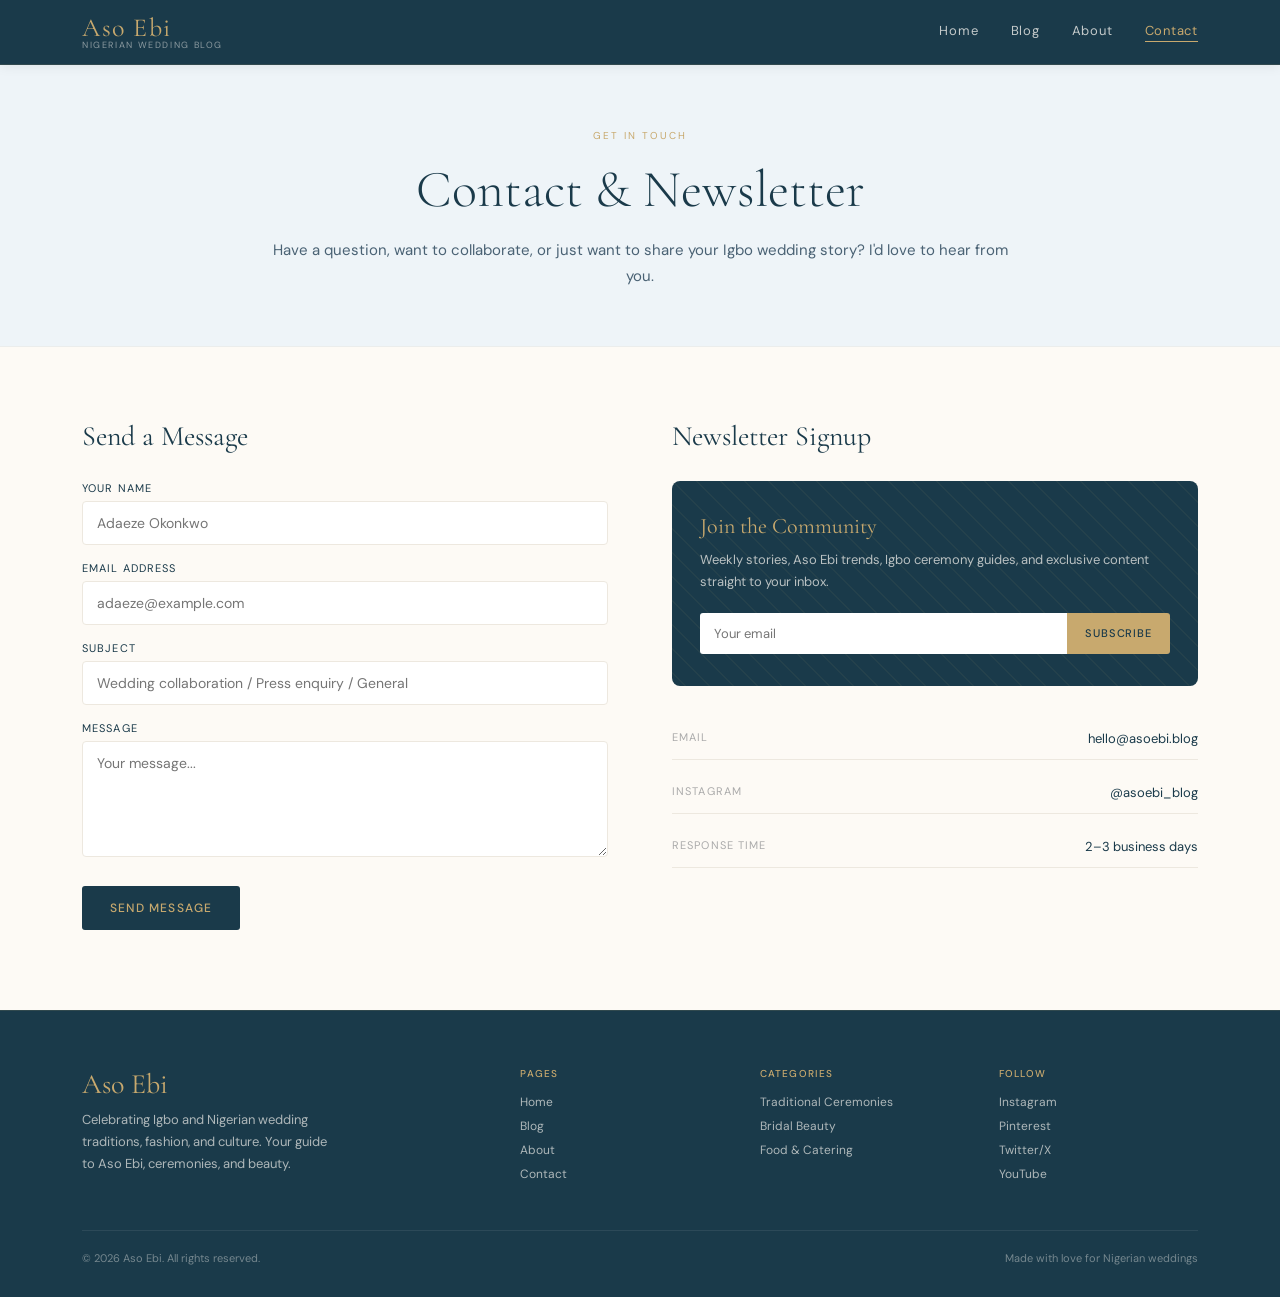
<file: contact.html>
<!DOCTYPE html>
<html lang="en">
<head>
  <meta charset="UTF-8">
  <meta name="viewport" content="width=device-width, initial-scale=1.0">
  <title>Contact — Aso Ebi</title>
  <meta name="description" content="Get in touch, share your wedding story, or join the Aso Ebi newsletter for weekly Igbo wedding content.">
  <link rel="preconnect" href="https://fonts.googleapis.com">
  <link href="https://fonts.googleapis.com/css2?family=Cormorant+Garamond:ital,wght@0,300;0,400;0,600;1,300;1,400;1,600&family=DM+Sans:opsz,wght@9..40,300;9..40,400;9..40,500&display=swap" rel="stylesheet">
  <link rel="stylesheet" href="style.css">
</head>
<body>

  <!-- NAV -->
  <nav class="nav">
    <div class="nav__inner">
      <a href="index.html" class="nav__logo">
        <span class="nav__logo-name">Aso Ebi</span>
        <span class="nav__logo-sub">Nigerian Wedding Blog</span>
      </a>
      <div class="nav__links">
        <a href="index.html"   class="nav__link">Home</a>
        <a href="blog.html"    class="nav__link">Blog</a>
        <a href="about.html"   class="nav__link">About</a>
        <a href="contact.html" class="nav__link nav__link--active">Contact</a>
      </div>
      <button class="nav__burger" aria-label="Toggle menu" onclick="toggleMenu()">
        <span></span><span></span><span></span>
      </button>
    </div>
    <div class="nav__mobile" id="mobileMenu">
      <a href="index.html"   class="nav__link">Home</a>
      <a href="blog.html"    class="nav__link">Blog</a>
      <a href="about.html"   class="nav__link">About</a>
      <a href="contact.html" class="nav__link nav__link--active">Contact</a>
    </div>
  </nav>

  <!-- PAGE HEADER -->
  <section class="contact-hero">
    <div class="contact-hero__inner">
      <p class="page-header__eyebrow" style="margin-bottom:16px;">Get In Touch</p>
      <h1 class="page-header__title serif" style="font-size:52px;margin-bottom:16px;">Contact &amp; Newsletter</h1>
      <p style="font-size:15px;color:var(--body-text);line-height:1.75;">Have a question, want to collaborate, or just want to share your Igbo wedding story? I'd love to hear from you.</p>
    </div>
  </section>

  <!-- CONTACT BODY -->
  <div class="contact-body">

    <!-- LEFT: Contact form -->
    <div>
      <h2 class="form-section__title serif">Send a Message</h2>

      <div id="contactForm">
        <div class="form-group">
          <label class="form-label" for="name">Your Name</label>
          <input class="form-input" type="text" id="name" placeholder="Adaeze Okonkwo">
        </div>
        <div class="form-group">
          <label class="form-label" for="email">Email Address</label>
          <input class="form-input" type="email" id="email" placeholder="adaeze@example.com">
        </div>
        <div class="form-group">
          <label class="form-label" for="subject">Subject</label>
          <input class="form-input" type="text" id="subject" placeholder="Wedding collaboration / Press enquiry / General">
        </div>
        <div class="form-group">
          <label class="form-label" for="message">Message</label>
          <textarea class="form-input form-textarea" id="message" rows="5" placeholder="Your message..."></textarea>
        </div>
        <button class="form-submit" onclick="submitForm()">Send Message</button>
      </div>

      <div class="form-success" id="formSuccess">
        <div class="form-success__check">✓</div>
        <h3 class="form-success__title serif">Message Sent!</h3>
        <p class="form-success__text">Thank you for getting in touch. I'll get back to you within 2–3 business days.</p>
      </div>
    </div>

    <!-- RIGHT: Newsletter + info -->
    <div>
      <h2 class="form-section__title serif">Newsletter Signup</h2>

      <div class="contact-newsletter">
        <div class="contact-newsletter__pattern"></div>
        <div class="contact-newsletter__inner">
          <div class="contact-newsletter__title serif">Join the Community</div>
          <p class="contact-newsletter__desc">Weekly stories, Aso Ebi trends, Igbo ceremony guides, and exclusive content straight to your inbox.</p>
          <form class="contact-newsletter__form" onsubmit="handleNewsletter(event)">
            <input type="email" class="contact-newsletter__input" placeholder="Your email" required>
            <button type="submit" class="contact-newsletter__btn">Subscribe</button>
          </form>
        </div>
      </div>

      <div class="contact-info">
        <div class="contact-info__item">
          <span class="contact-info__label">Email</span>
          <span class="contact-info__value">hello@asoebi.blog</span>
        </div>
        <div class="contact-info__item">
          <span class="contact-info__label">Instagram</span>
          <span class="contact-info__value">@asoebi_blog</span>
        </div>
        <div class="contact-info__item">
          <span class="contact-info__label">Response time</span>
          <span class="contact-info__value">2–3 business days</span>
        </div>
      </div>
    </div>

  </div>

  <!-- FOOTER -->
  <footer class="footer">
    <div class="footer__inner">
      <div class="footer__grid">
        <div>
          <div class="footer__brand-name serif">Aso Ebi</div>
          <p class="footer__brand-desc">Celebrating Igbo and Nigerian wedding traditions, fashion, and culture. Your guide to Aso Ebi, ceremonies, and beauty.</p>
        </div>
        <div>
          <div class="footer__col-title">Pages</div>
          <div class="footer__col-links">
            <a href="index.html">Home</a>
            <a href="blog.html">Blog</a>
            <a href="about.html">About</a>
            <a href="contact.html">Contact</a>
          </div>
        </div>
        <div>
          <div class="footer__col-title">Categories</div>
          <div class="footer__col-links">
            <a href="blog.html?cat=ceremonies">Traditional Ceremonies</a>
            <a href="blog.html?cat=beauty">Bridal Beauty</a>
            <a href="blog.html?cat=food">Food &amp; Catering</a>
          </div>
        </div>
        <div>
          <div class="footer__col-title">Follow</div>
          <div class="footer__col-links">
            <span>Instagram</span>
            <span>Pinterest</span>
            <span>Twitter/X</span>
            <span>YouTube</span>
          </div>
        </div>
      </div>
      <div class="footer__bottom">
        <span>© 2026 Aso Ebi. All rights reserved.</span>
        <span>Made with love for Nigerian weddings</span>
      </div>
    </div>
  </footer>

  <script>
    function toggleMenu() {
      document.getElementById('mobileMenu').classList.toggle('open');
    }
    function submitForm() {
      document.getElementById('contactForm').style.display = 'none';
      document.getElementById('formSuccess').style.display = 'block';
    }
    function handleNewsletter(e) {
      e.preventDefault();
      e.target.innerHTML = '<p style="color:var(--gold);font-size:13px;padding:8px 0;">✓ You\'re subscribed! Thank you.</p>';
    }
  </script>
</body>
</html>
</file>
<file: style.css>
/* ── Reset ──────────────────────────────────────────────────── */
*, *::before, *::after { box-sizing: border-box; margin: 0; padding: 0; }
html { scroll-behavior: smooth; }
body {
  font-family: 'DM Sans', sans-serif;
  background: #FDFAF5;
  color: #1A3A4A;
}
img { display: block; max-width: 100%; }
button { cursor: pointer; font-family: inherit; }
a { text-decoration: none; color: inherit; }

/* ── Tokens ─────────────────────────────────────────────────── */
:root {
  --navy:       #1A3A4A;
  --gold:       #C8A96E;
  --gold-hover: #b8945a;
  --blue:       #2E86AB;
  --brown:      #8B4513;
  --cream:      #FDFAF5;
  --parchment:  #FDF6EE;
  --section:    #EEF4F8;
  --card-bg:    #fff;
  --card-border:#ede8df;
  --body-text:  #4a6274;
  --max-w:      1180px;
}

/* ── Typography ─────────────────────────────────────────────── */
.serif { font-family: 'Cormorant Garamond', serif; }

/* ── Layout helpers ─────────────────────────────────────────── */
.container {
  max-width: var(--max-w);
  margin: 0 auto;
  padding: 0 32px;
}

/* ── Image cover ────────────────────────────────────────────── */
.img-cover {
  overflow: hidden;
  width: 100%;
  flex-shrink: 0;
}
.img-cover img {
  width: 100%;
  height: 100%;
  object-fit: cover;
  display: block;
  transition: transform 0.5s ease;
}
.card:hover .img-cover img {
  transform: scale(1.04);
}
/* Keep placeholder fallback for any missing images */
.img-ph {
  width: 100%;
  overflow: hidden;
  position: relative;
  display: flex;
  align-items: center;
  justify-content: center;
}
.img-ph--blue  { background: repeating-linear-gradient(45deg,#2E86AB22 0,#2E86AB22 6px,#2E86AB44 6px,#2E86AB44 7px); }
.img-ph--navy  { background: repeating-linear-gradient(45deg,#1A3A4A22 0,#1A3A4A22 6px,#1A3A4A44 6px,#1A3A4A44 7px); }
.img-ph--gold  { background: repeating-linear-gradient(45deg,#C8A96E22 0,#C8A96E22 6px,#C8A96E44 6px,#C8A96E44 7px); }
.img-ph--brown { background: repeating-linear-gradient(45deg,#8B451322 0,#8B451322 6px,#8B451344 6px,#8B451344 7px); }
.img-ph__label {
  position: relative;
  z-index: 1;
  background: rgba(255,255,255,0.85);
  border-radius: 6px;
  padding: 6px 14px;
  font-size: 11px;
  font-family: monospace;
  color: #1A3A4A;
  letter-spacing: 0.06em;
  text-align: center;
  max-width: 80%;
  line-height: 1.5;
}

/* ── Nav ────────────────────────────────────────────────────── */
.nav {
  background: var(--navy);
  border-bottom: 1px solid rgba(200,169,110,0.13);
  position: sticky;
  top: 0;
  z-index: 100;
  box-shadow: 0 1px 12px rgba(0,0,0,0.08);
}
.nav__inner {
  max-width: var(--max-w);
  margin: 0 auto;
  padding: 0 32px;
  height: 64px;
  display: flex;
  align-items: center;
  justify-content: space-between;
}
.nav__logo {
  display: flex;
  flex-direction: column;
  gap: 0;
  background: none;
  border: none;
  padding: 0;
}
.nav__logo-name {
  font-family: 'Cormorant Garamond', serif;
  font-size: 26px;
  font-weight: 400;
  color: var(--gold);
  letter-spacing: 0.06em;
  line-height: 1;
}
.nav__logo-sub {
  font-size: 9px;
  color: #FDFAF5;
  opacity: 0.5;
  letter-spacing: 0.18em;
  text-transform: uppercase;
  line-height: 1;
}
.nav__links {
  display: flex;
  gap: 32px;
  align-items: center;
}
.nav__link {
  background: none;
  border: none;
  font-size: 13px;
  font-weight: 400;
  letter-spacing: 0.06em;
  color: #FDFAF5;
  opacity: 0.75;
  border-bottom: 1.5px solid transparent;
  padding-bottom: 2px;
  transition: all 0.15s;
  text-decoration: none;
  display: inline-block;
}
.nav__link:hover,
.nav__link--active {
  color: var(--gold);
  opacity: 1;
  border-bottom-color: var(--gold);
}
/* hamburger */
.nav__burger {
  display: none;
  flex-direction: column;
  gap: 5px;
  background: none;
  border: none;
  padding: 4px;
}
.nav__burger span {
  display: block;
  width: 22px;
  height: 2px;
  background: #FDFAF5;
  border-radius: 1px;
  transition: all 0.2s;
}
.nav__mobile {
  display: none;
  flex-direction: column;
  background: var(--navy);
  padding: 16px 32px 20px;
  border-top: 1px solid rgba(200,169,110,0.1);
}
.nav__mobile.open { display: flex; }
.nav__mobile .nav__link {
  padding: 10px 0;
  border-bottom: none;
  border-top: 1px solid rgba(255,255,255,0.06);
  font-size: 15px;
}

/* ── Footer ─────────────────────────────────────────────────── */
.footer {
  background: var(--navy);
  border-top: 1px solid rgba(200,169,110,0.13);
}
.footer__inner {
  max-width: var(--max-w);
  margin: 0 auto;
  padding: 56px 32px 32px;
}
.footer__grid {
  display: grid;
  grid-template-columns: 2fr 1fr 1fr 1fr;
  gap: 40px;
  margin-bottom: 48px;
}
.footer__brand-name {
  font-family: 'Cormorant Garamond', serif;
  font-size: 28px;
  color: var(--gold);
  margin-bottom: 8px;
}
.footer__brand-desc {
  font-size: 13px;
  color: #FDFAF5;
  opacity: 0.65;
  line-height: 1.7;
  max-width: 260px;
}
.footer__col-title {
  font-size: 10px;
  font-weight: 500;
  text-transform: uppercase;
  letter-spacing: 0.12em;
  color: var(--gold);
  margin-bottom: 14px;
}
.footer__col-links {
  display: flex;
  flex-direction: column;
  gap: 8px;
}
.footer__col-links a,
.footer__col-links span {
  font-size: 12px;
  color: #FDFAF5;
  opacity: 0.65;
  transition: opacity 0.15s;
}
.footer__col-links a:hover { opacity: 1; }
.footer__bottom {
  border-top: 1px solid rgba(253,250,245,0.08);
  padding-top: 20px;
  display: flex;
  justify-content: space-between;
  align-items: center;
}
.footer__bottom span {
  font-size: 11px;
  color: #FDFAF5;
  opacity: 0.4;
}

/* ── Hero ───────────────────────────────────────────────────── */
.hero {
  background: var(--navy);
  position: relative;
  overflow: hidden;
  min-height: 580px;
  display: flex;
  align-items: center;
}
.hero__pattern {
  position: absolute;
  inset: 0;
  opacity: 0.07;
  background-image: repeating-linear-gradient(45deg, #C8A96E 0, #C8A96E 1px, transparent 0, transparent 50%);
  background-size: 28px 28px;
}
.hero__content {
  max-width: var(--max-w);
  margin: 0 auto;
  padding: 80px 32px;
  position: relative;
  z-index: 1;
  width: 100%;
}
.hero__eyebrow {
  font-size: 10px;
  letter-spacing: 0.22em;
  text-transform: uppercase;
  color: var(--gold);
  margin-bottom: 20px;
  font-weight: 500;
}
.hero__title {
  font-family: 'Cormorant Garamond', serif;
  font-size: clamp(44px, 6vw, 80px);
  font-weight: 300;
  color: #FDFAF5;
  line-height: 1.1;
  margin-bottom: 24px;
  max-width: 700px;
}
.hero__title em { color: var(--gold); font-style: italic; }
.hero__desc {
  font-size: 17px;
  color: #FDFAF5;
  opacity: 0.72;
  max-width: 480px;
  line-height: 1.75;
  margin-bottom: 36px;
}
.hero__ctas {
  display: flex;
  gap: 14px;
  align-items: center;
  flex-wrap: wrap;
}
.btn--primary {
  background: var(--gold);
  color: var(--navy);
  border: none;
  padding: 14px 28px;
  border-radius: 3px;
  font-size: 12px;
  font-weight: 500;
  letter-spacing: 0.1em;
  text-transform: uppercase;
  transition: background 0.15s;
  display: inline-block;
}
.btn--primary:hover { background: var(--gold-hover); }
.btn--ghost {
  background: transparent;
  color: #FDFAF5;
  border: 1.5px solid rgba(253,250,245,0.25);
  padding: 13px 28px;
  border-radius: 3px;
  font-size: 12px;
  font-weight: 400;
  letter-spacing: 0.08em;
  text-transform: uppercase;
  transition: border-color 0.15s;
  display: inline-block;
}
.btn--ghost:hover { border-color: rgba(253,250,245,0.5); }
.btn--dark {
  background: var(--navy);
  color: var(--gold);
  border: none;
  padding: 14px 28px;
  border-radius: 3px;
  font-size: 12px;
  font-weight: 500;
  letter-spacing: 0.1em;
  text-transform: uppercase;
  display: inline-block;
  transition: background 0.15s;
}
.btn--dark:hover { background: #0f2530; }

/* ── Category bar ───────────────────────────────────────────── */
.cat-bar {
  background: var(--section);
  border-bottom: 1px solid rgba(200,169,110,0.09);
}
.cat-bar__inner {
  max-width: var(--max-w);
  margin: 0 auto;
  padding: 20px 32px;
  display: flex;
  gap: 12px;
  align-items: center;
  flex-wrap: wrap;
}
.cat-bar__label {
  font-size: 11px;
  color: #1A3A4A;
  opacity: 0.5;
  letter-spacing: 0.1em;
  text-transform: uppercase;
  margin-right: 8px;
}
.cat-pill {
  padding: 6px 18px;
  border-radius: 20px;
  background: transparent;
  font-size: 12px;
  letter-spacing: 0.04em;
  font-family: 'DM Sans', sans-serif;
  transition: all 0.15s;
  display: inline-block;
}
.cat-pill--blue   { border: 1.5px solid var(--blue);  color: var(--blue); }
.cat-pill--gold   { border: 1.5px solid var(--gold);  color: var(--gold); }
.cat-pill--brown  { border: 1.5px solid var(--brown); color: var(--brown); }
.cat-pill--blue:hover  { background: var(--blue);  color: #fff; }
.cat-pill--gold:hover  { background: var(--gold);  color: var(--navy); }
.cat-pill--brown:hover { background: var(--brown); color: #fff; }

/* ── Post cards ─────────────────────────────────────────────── */
.posts-section {
  max-width: var(--max-w);
  margin: 0 auto;
  padding: 72px 32px 56px;
}
.section-header {
  display: flex;
  justify-content: space-between;
  align-items: baseline;
  margin-bottom: 40px;
}
.section-title {
  font-family: 'Cormorant Garamond', serif;
  font-size: 36px;
  font-weight: 300;
  color: #1A3A4A;
}
.view-all {
  background: none;
  border: none;
  font-size: 12px;
  color: var(--blue);
  letter-spacing: 0.06em;
  text-decoration: underline;
  text-underline-offset: 3px;
  display: inline-block;
}
/* Featured grid: large left + 2 medium right */
.featured-grid {
  display: grid;
  grid-template-columns: 1fr 1fr;
  gap: 6px;
  margin-bottom: 6px;
}
.card--featured {
  grid-row: 1 / 3;
}
/* 3-col row */
.post-row {
  display: grid;
  grid-template-columns: 1fr 1fr 1fr;
  gap: 6px;
}
/* Generic card */
.card {
  background: var(--card-bg);
  border-radius: 4px;
  overflow: hidden;
  border: 1px solid var(--card-border);
  transition: transform 0.2s, box-shadow 0.2s;
  display: block;
  color: inherit;
}
.card:hover {
  transform: translateY(-3px);
  box-shadow: 0 12px 32px rgba(26,58,74,0.1);
}
.card--horizontal {
  display: flex;
}
.card--horizontal .img-cover {
  width: 160px;
  flex-shrink: 0;
  min-height: 160px;
}
.card--horizontal .img-ph {
  width: 160px;
  flex-shrink: 0;
  min-height: 160px;
}
.card__body { padding: 28px 28px 32px; }
.card--sm .card__body { padding: 20px 20px 22px; }
.card--tiny .card__body { padding: 20px 20px 24px; }
.card__meta {
  display: flex;
  gap: 8px;
  align-items: center;
  margin-bottom: 14px;
}
.card--sm .card__meta,
.card--tiny .card__meta { margin-bottom: 10px; }
.tag {
  font-size: 10px;
  background: var(--section);
  color: var(--blue);
  padding: 3px 10px;
  border-radius: 10px;
  letter-spacing: 0.08em;
  text-transform: uppercase;
}
.tag--sm { font-size: 9px; padding: 2px 8px; }
.tag--brown { color: var(--brown); background: #FDF6EE; }
.meta-date { font-size: 11px; color: #aaa; }
.meta-read { font-size: 11px; color: #aaa; }
.card__title {
  font-family: 'Cormorant Garamond', serif;
  font-size: 26px;
  font-weight: 400;
  color: #1A3A4A;
  line-height: 1.3;
  margin-bottom: 12px;
}
.card__title--sm { font-size: 18px; margin-bottom: 8px; }
.card__title--tiny { font-size: 18px; margin-bottom: 8px; }
.card__excerpt {
  font-size: 14px;
  color: var(--body-text);
  line-height: 1.7;
  margin-bottom: 18px;
}
.card__excerpt--sm { font-size: 12px; line-height: 1.65; margin-bottom: 0; }
.card__read-more {
  font-size: 12px;
  color: var(--blue);
  letter-spacing: 0.06em;
}
.card__tags {
  display: flex;
  gap: 6px;
  flex-wrap: wrap;
  margin-top: 16px;
}
.tag-outline {
  font-size: 10px;
  color: var(--blue);
  border: 1px solid rgba(46,134,171,0.3);
  padding: 2px 8px;
  border-radius: 8px;
}

/* ── About snippet (homepage) ───────────────────────────────── */
.about-home {
  max-width: var(--max-w);
  margin: 0 auto;
  padding: 72px 32px 80px;
  display: grid;
  grid-template-columns: 1fr 1fr;
  gap: 64px;
  align-items: center;
}
.about-home__eyebrow {
  font-size: 10px;
  letter-spacing: 0.22em;
  text-transform: uppercase;
  color: var(--gold);
  margin-bottom: 16px;
}
.about-home__title {
  font-family: 'Cormorant Garamond', serif;
  font-size: clamp(32px, 4vw, 48px);
  font-weight: 300;
  color: #1A3A4A;
  line-height: 1.2;
  margin-bottom: 20px;
}
.about-home__title em { color: var(--gold); }
.about-home__text {
  font-size: 16px;
  color: var(--body-text);
  line-height: 1.85;
  margin-bottom: 16px;
}
.about-home__text:last-of-type { margin-bottom: 32px; }

/* ── Newsletter ─────────────────────────────────────────────── */
.newsletter {
  background: var(--navy);
  padding: 72px 32px;
  position: relative;
  overflow: hidden;
}
.newsletter__pattern {
  position: absolute;
  inset: 0;
  opacity: 0.05;
  background-image: repeating-linear-gradient(45deg, #C8A96E 0, #C8A96E 1px, transparent 0, transparent 50%);
  background-size: 28px 28px;
}
.newsletter__inner {
  max-width: 560px;
  margin: 0 auto;
  text-align: center;
  position: relative;
  z-index: 1;
}
.newsletter__eyebrow {
  font-size: 10px;
  letter-spacing: 0.2em;
  text-transform: uppercase;
  color: var(--gold);
  margin-bottom: 16px;
}
.newsletter__title {
  font-family: 'Cormorant Garamond', serif;
  font-size: 36px;
  font-weight: 300;
  color: #FDFAF5;
  margin-bottom: 16px;
}
.newsletter__desc {
  font-size: 14px;
  color: #FDFAF5;
  opacity: 0.65;
  line-height: 1.75;
  margin-bottom: 32px;
}
.newsletter__form {
  display: flex;
  border-radius: 3px;
  overflow: hidden;
  box-shadow: 0 4px 20px rgba(0,0,0,0.15);
}
.newsletter__input {
  flex: 1;
  padding: 16px 20px;
  border: none;
  font-size: 14px;
  font-family: 'DM Sans', sans-serif;
  background: #fff;
  color: #1A3A4A;
  outline: none;
}
.newsletter__btn {
  background: var(--gold);
  color: var(--navy);
  border: none;
  padding: 16px 24px;
  font-size: 12px;
  font-weight: 500;
  letter-spacing: 0.1em;
  text-transform: uppercase;
  white-space: nowrap;
  transition: background 0.15s;
}
.newsletter__btn:hover { background: var(--gold-hover); }
.newsletter__note {
  font-size: 10px;
  color: #FDFAF5;
  opacity: 0.35;
  margin-top: 12px;
}

/* ── Blog page header ───────────────────────────────────────── */
.page-header {
  background: var(--section);
  padding: 56px 32px 48px;
  border-bottom: 1px solid rgba(200,169,110,0.09);
}
.page-header__inner { max-width: var(--max-w); margin: 0 auto; }
.page-header__eyebrow {
  font-size: 10px;
  letter-spacing: 0.2em;
  text-transform: uppercase;
  color: var(--gold);
  margin-bottom: 12px;
}
.page-header__title {
  font-family: 'Cormorant Garamond', serif;
  font-size: 52px;
  font-weight: 300;
  color: #1A3A4A;
  margin-bottom: 16px;
}
.page-header__desc {
  font-size: 15px;
  color: var(--body-text);
  max-width: 520px;
  line-height: 1.7;
}

/* ── Category filter (blog page) ────────────────────────────── */
.cat-filter {
  border-bottom: 1px solid var(--card-border);
  background: #fff;
  position: sticky;
  top: 64px;
  z-index: 50;
}
.cat-filter__inner {
  max-width: var(--max-w);
  margin: 0 auto;
  padding: 0 32px;
  display: flex;
  gap: 0;
  overflow-x: auto;
}
.cat-filter__btn {
  padding: 16px 20px;
  border: none;
  background: transparent;
  font-size: 12px;
  font-weight: 400;
  color: #8aafc0;
  border-bottom: 2px solid transparent;
  letter-spacing: 0.04em;
  white-space: nowrap;
  transition: all 0.15s;
}
.cat-filter__btn:hover { color: var(--navy); }
.cat-filter__btn--active {
  font-weight: 500;
  color: var(--navy);
  border-bottom-color: var(--gold);
}

/* Blog grid */
.blog-grid {
  max-width: var(--max-w);
  margin: 0 auto;
  padding: 56px 32px 80px;
}
.blog-grid__posts {
  display: grid;
  grid-template-columns: repeat(auto-fill, minmax(340px, 1fr));
  gap: 24px;
}
.card--blog { border-radius: 6px; }
.card--blog:hover {
  transform: translateY(-4px);
  box-shadow: 0 12px 36px rgba(26,58,74,0.1);
}

/* ── Post page ──────────────────────────────────────────────── */
.post-hero {
  background: var(--navy);
  padding: 56px 32px 48px;
  position: relative;
  overflow: hidden;
}
.post-hero__pattern {
  position: absolute;
  inset: 0;
  opacity: 0.05;
  background-image: repeating-linear-gradient(45deg, #C8A96E 0, #C8A96E 1px, transparent 0, transparent 50%);
  background-size: 28px 28px;
}
.post-hero__inner {
  max-width: 800px;
  margin: 0 auto;
  position: relative;
  z-index: 1;
}
.post-hero__back {
  background: none;
  border: none;
  font-size: 12px;
  color: var(--gold);
  letter-spacing: 0.06em;
  margin-bottom: 24px;
  display: flex;
  align-items: center;
  gap: 6px;
}
.post-hero__back:hover { opacity: 0.8; }
.post-hero__meta {
  display: flex;
  gap: 8px;
  align-items: center;
  margin-bottom: 16px;
}
.post-hero__cat {
  font-size: 10px;
  background: rgba(200,169,110,0.15);
  color: var(--gold);
  padding: 3px 10px;
  border-radius: 10px;
  letter-spacing: 0.08em;
  text-transform: uppercase;
}
.post-hero__date {
  font-size: 12px;
  color: #FDFAF5;
  opacity: 0.5;
}
.post-hero__title {
  font-family: 'Cormorant Garamond', serif;
  font-size: clamp(32px, 5vw, 52px);
  font-weight: 300;
  color: #FDFAF5;
  line-height: 1.2;
  margin-bottom: 20px;
}
.post-hero__excerpt {
  font-size: 16px;
  color: #FDFAF5;
  opacity: 0.7;
  line-height: 1.75;
}
.post-feature-img {
  max-width: 900px;
  margin: 0 auto;
  padding: 0 32px;
}
.post-article {
  max-width: 720px;
  margin: 0 auto;
  padding: 56px 32px 80px;
}
.post-article h2 {
  font-family: 'Cormorant Garamond', serif;
  font-size: 28px;
  font-weight: 400;
  color: #1A3A4A;
  margin-bottom: 16px;
  margin-top: 40px;
}
.post-article h2:first-child { margin-top: 0; }
.post-article p {
  font-size: 16px;
  color: #2a3a4a;
  line-height: 1.85;
  margin-bottom: 20px;
}
.post-article blockquote {
  border-left: 3px solid var(--gold);
  padding-left: 24px;
  margin: 0 0 28px;
  font-family: 'Cormorant Garamond', serif;
  font-size: 22px;
  font-style: italic;
  color: #1A3A4A;
  line-height: 1.5;
}
.post-article__tags {
  border-top: 1px solid #ede8df;
  padding-top: 24px;
  margin-top: 16px;
  display: flex;
  gap: 8px;
  flex-wrap: wrap;
  align-items: center;
}
.post-article__tags-label {
  font-size: 11px;
  color: #aaa;
  margin-right: 4px;
}
.post-related {
  background: var(--section);
  padding: 56px 32px 64px;
}
.post-related__inner { max-width: var(--max-w); margin: 0 auto; }
.post-related__title {
  font-family: 'Cormorant Garamond', serif;
  font-size: 28px;
  font-weight: 300;
  color: #1A3A4A;
  margin-bottom: 32px;
}
.post-related__grid {
  display: grid;
  grid-template-columns: repeat(auto-fill, minmax(300px, 1fr));
  gap: 24px;
}
.card--related { border-radius: 6px; }
.card--related .card__body { padding: 18px 20px 22px; }
.card--related .card__cat {
  font-size: 9px;
  color: var(--brown);
  text-transform: uppercase;
  letter-spacing: 0.1em;
  margin-bottom: 8px;
}
.card--related .card__title {
  font-family: 'Cormorant Garamond', serif;
  font-size: 18px;
  font-weight: 400;
  color: #1A3A4A;
  line-height: 1.35;
  margin-bottom: 0;
}

/* ── About page ─────────────────────────────────────────────── */
.about-hero {
  background: var(--section);
  padding: 64px 32px 56px;
  border-bottom: 1px solid rgba(200,169,110,0.09);
}
.about-hero__inner {
  max-width: var(--max-w);
  margin: 0 auto;
  display: grid;
  grid-template-columns: 1fr 1fr;
  gap: 64px;
  align-items: center;
}
.about-hero__eyebrow {
  font-size: 10px;
  letter-spacing: 0.2em;
  text-transform: uppercase;
  color: var(--gold);
  margin-bottom: 16px;
}
.about-hero__title {
  font-family: 'Cormorant Garamond', serif;
  font-size: clamp(36px, 5vw, 56px);
  font-weight: 300;
  color: #1A3A4A;
  line-height: 1.2;
  margin-bottom: 24px;
}
.about-hero__title em { color: var(--gold); }
.about-hero__text {
  font-size: 16px;
  color: var(--body-text);
  line-height: 1.85;
  margin-bottom: 20px;
}
.about-hero__text:last-of-type { margin-bottom: 32px; }
.about-covers {
  max-width: var(--max-w);
  margin: 0 auto;
  padding: 72px 32px 80px;
}
.about-covers__title {
  font-family: 'Cormorant Garamond', serif;
  font-size: 36px;
  font-weight: 300;
  color: #1A3A4A;
  margin-bottom: 48px;
  text-align: center;
}
.about-covers__grid {
  display: grid;
  grid-template-columns: repeat(3, 1fr);
  gap: 32px;
}
.cover-card {
  text-align: center;
  padding: 32px 24px;
  background: var(--section);
  border-radius: 8px;
}
.cover-card__icon {
  font-size: 32px;
  color: var(--gold);
  margin-bottom: 16px;
}
.cover-card__title {
  font-family: 'Cormorant Garamond', serif;
  font-size: 22px;
  font-weight: 400;
  color: #1A3A4A;
  margin-bottom: 12px;
}
.cover-card__desc {
  font-size: 14px;
  color: var(--body-text);
  line-height: 1.7;
}

/* ── Contact page ───────────────────────────────────────────── */
.contact-hero {
  background: var(--section);
  padding: 64px 32px 56px;
  border-bottom: 1px solid rgba(200,169,110,0.09);
  text-align: center;
}
.contact-hero__inner { max-width: 760px; margin: 0 auto; }
.contact-body {
  max-width: var(--max-w);
  margin: 0 auto;
  padding: 72px 32px 80px;
  display: grid;
  grid-template-columns: 1fr 1fr;
  gap: 64px;
}
.form-section__title {
  font-family: 'Cormorant Garamond', serif;
  font-size: 28px;
  font-weight: 400;
  color: #1A3A4A;
  margin-bottom: 28px;
}
.form-group { margin-bottom: 16px; }
.form-label {
  font-size: 11px;
  text-transform: uppercase;
  letter-spacing: 0.1em;
  color: #1A3A4A;
  display: block;
  margin-bottom: 6px;
}
.form-input,
.form-textarea {
  width: 100%;
  padding: 12px 14px;
  border: 1.5px solid var(--card-border);
  border-radius: 4px;
  font-size: 14px;
  font-family: 'DM Sans', sans-serif;
  color: #1A3A4A;
  background: #fff;
  outline: none;
  transition: border-color 0.15s;
}
.form-input:focus,
.form-textarea:focus { border-color: var(--gold); }
.form-textarea { resize: vertical; }
.form-submit {
  background: var(--navy);
  color: var(--gold);
  border: none;
  padding: 14px 28px;
  border-radius: 3px;
  font-size: 12px;
  font-weight: 500;
  letter-spacing: 0.1em;
  text-transform: uppercase;
  margin-top: 8px;
  transition: background 0.15s;
}
.form-submit:hover { background: #0f2530; }
.form-success {
  background: var(--section);
  border-radius: 8px;
  padding: 40px 32px;
  text-align: center;
  display: none;
}
.form-success__check { font-size: 32px; margin-bottom: 12px; }
.form-success__title {
  font-family: 'Cormorant Garamond', serif;
  font-size: 22px;
  color: #1A3A4A;
  margin-bottom: 8px;
}
.form-success__text { font-size: 14px; color: var(--body-text); }
.contact-newsletter {
  background: var(--navy);
  border-radius: 8px;
  padding: 32px 28px;
  margin-bottom: 32px;
  position: relative;
  overflow: hidden;
}
.contact-newsletter__pattern {
  position: absolute;
  inset: 0;
  opacity: 0.06;
  background-image: repeating-linear-gradient(45deg, #C8A96E 0, #C8A96E 1px, transparent 0, transparent 50%);
  background-size: 24px 24px;
}
.contact-newsletter__inner { position: relative; z-index: 1; }
.contact-newsletter__title {
  font-family: 'Cormorant Garamond', serif;
  font-size: 22px;
  color: var(--gold);
  margin-bottom: 10px;
}
.contact-newsletter__desc {
  font-size: 13px;
  color: #FDFAF5;
  opacity: 0.7;
  line-height: 1.7;
  margin-bottom: 20px;
}
.contact-newsletter__form {
  display: flex;
  border-radius: 3px;
  overflow: hidden;
}
.contact-newsletter__input {
  flex: 1;
  padding: 12px 14px;
  border: none;
  font-size: 13px;
  font-family: 'DM Sans', sans-serif;
  color: #1A3A4A;
  background: #fff;
  outline: none;
}
.contact-newsletter__btn {
  background: var(--gold);
  color: var(--navy);
  border: none;
  padding: 12px 18px;
  font-size: 11px;
  font-weight: 500;
  letter-spacing: 0.08em;
  text-transform: uppercase;
  white-space: nowrap;
}
.contact-info { display: flex; flex-direction: column; gap: 12px; }
.contact-info__item {
  display: flex;
  justify-content: space-between;
  padding: 12px 0;
  border-bottom: 1px solid var(--card-border);
}
.contact-info__label {
  font-size: 11px;
  text-transform: uppercase;
  letter-spacing: 0.1em;
  color: #aaa;
}
.contact-info__value { font-size: 13px; color: #1A3A4A; }

/* ── Responsive ─────────────────────────────────────────────── */
@media (max-width: 900px) {
  .nav__links { display: none; }
  .nav__burger { display: flex; }

  .featured-grid { grid-template-columns: 1fr; }
  .card--featured { grid-row: auto; }
  .post-row { grid-template-columns: 1fr 1fr; }

  .about-home { grid-template-columns: 1fr; gap: 32px; }
  .about-home > div:first-child { order: 2; }

  .footer__grid { grid-template-columns: 1fr 1fr; gap: 28px; }
  .about-hero__inner { grid-template-columns: 1fr; gap: 32px; }
  .about-covers__grid { grid-template-columns: 1fr; }
  .contact-body { grid-template-columns: 1fr; gap: 40px; }
}

@media (max-width: 640px) {
  .container { padding: 0 20px; }
  .nav__inner { padding: 0 20px; }
  .hero__content { padding: 60px 20px; }
  .posts-section { padding: 48px 20px 40px; }
  .post-row { grid-template-columns: 1fr; }
  .blog-grid__posts { grid-template-columns: 1fr; }
  .card--horizontal { flex-direction: column; }
  .card--horizontal .img-ph { width: 100%; min-height: 180px; }
  .footer__grid { grid-template-columns: 1fr; }
  .footer__inner { padding: 40px 20px 24px; }
  .about-home { padding: 48px 20px 56px; }
  .newsletter { padding: 56px 20px; }
  .page-header { padding: 40px 20px 32px; }
  .blog-grid { padding: 40px 20px 56px; }
  .contact-body { padding: 48px 20px 56px; }
  .about-covers { padding: 48px 20px 56px; }
  .post-article { padding: 40px 20px 56px; }
  .post-feature-img { padding: 0 20px; }
}
</file>
